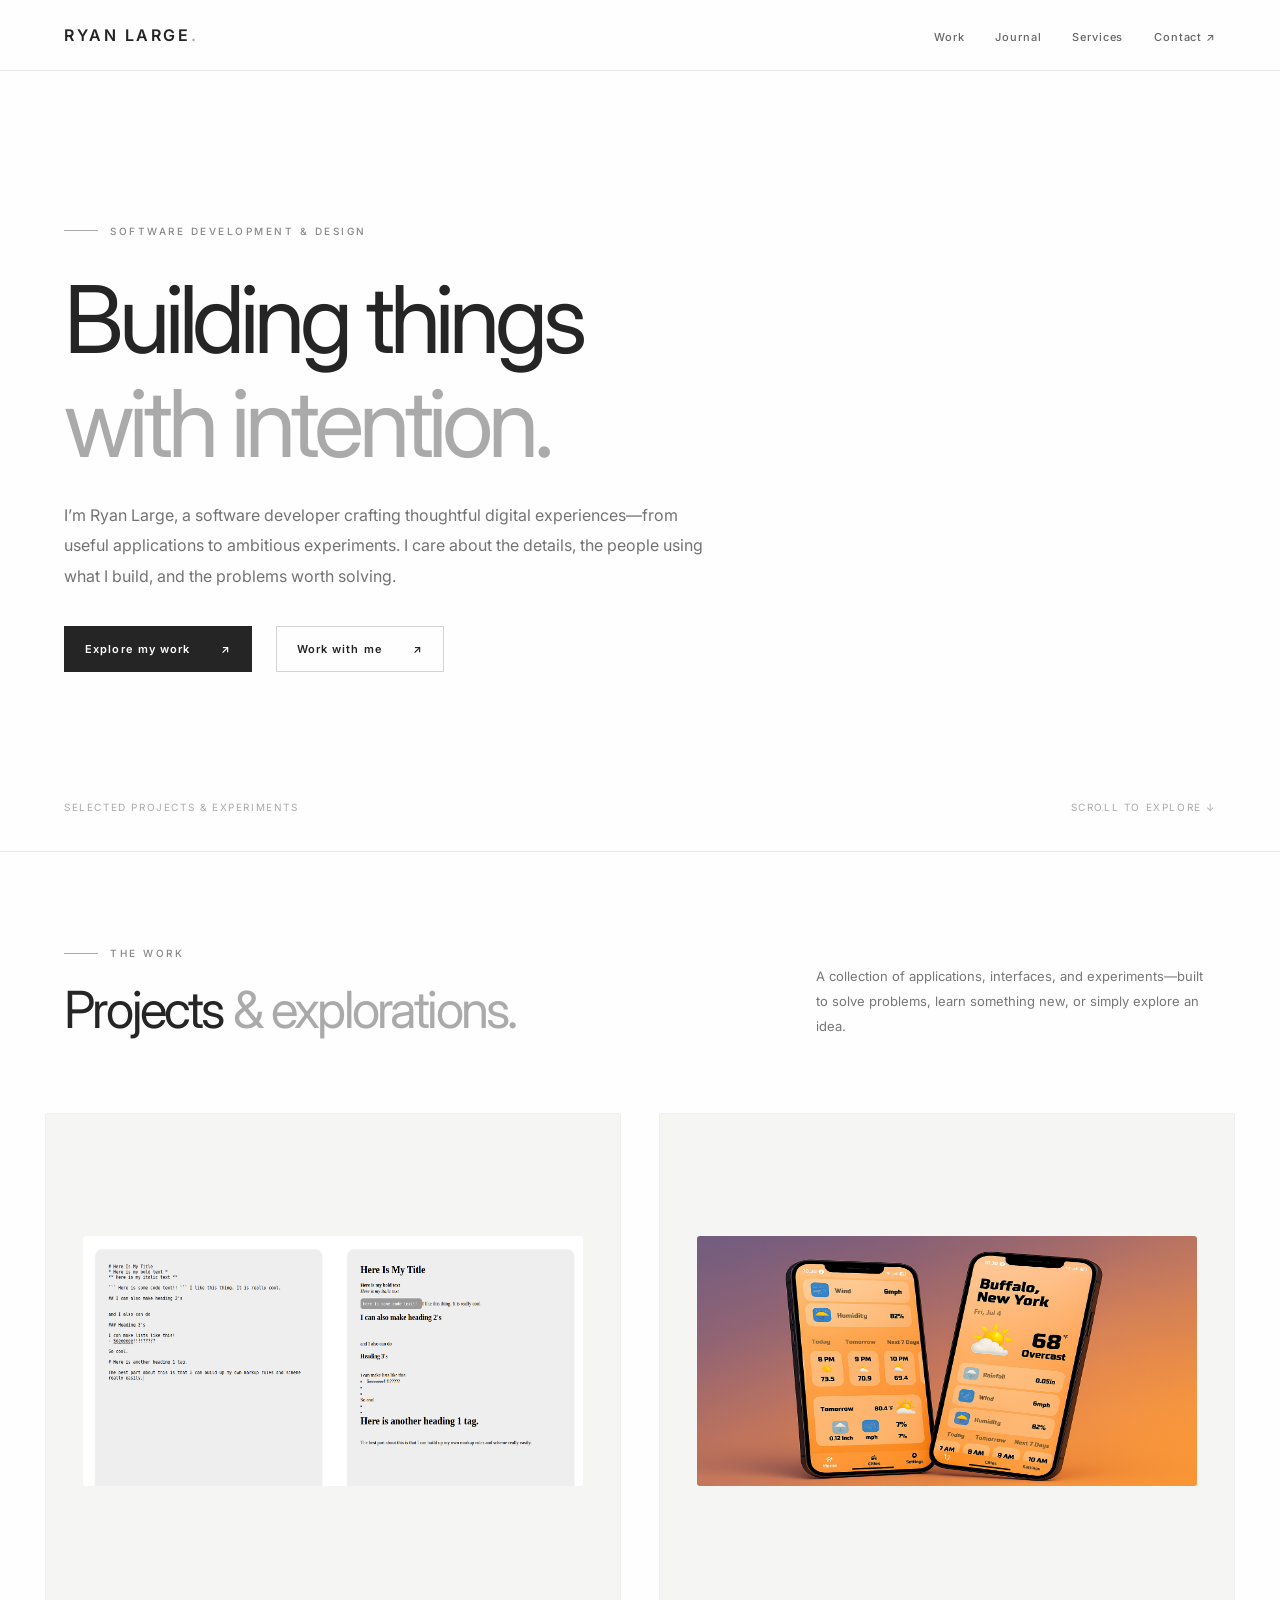
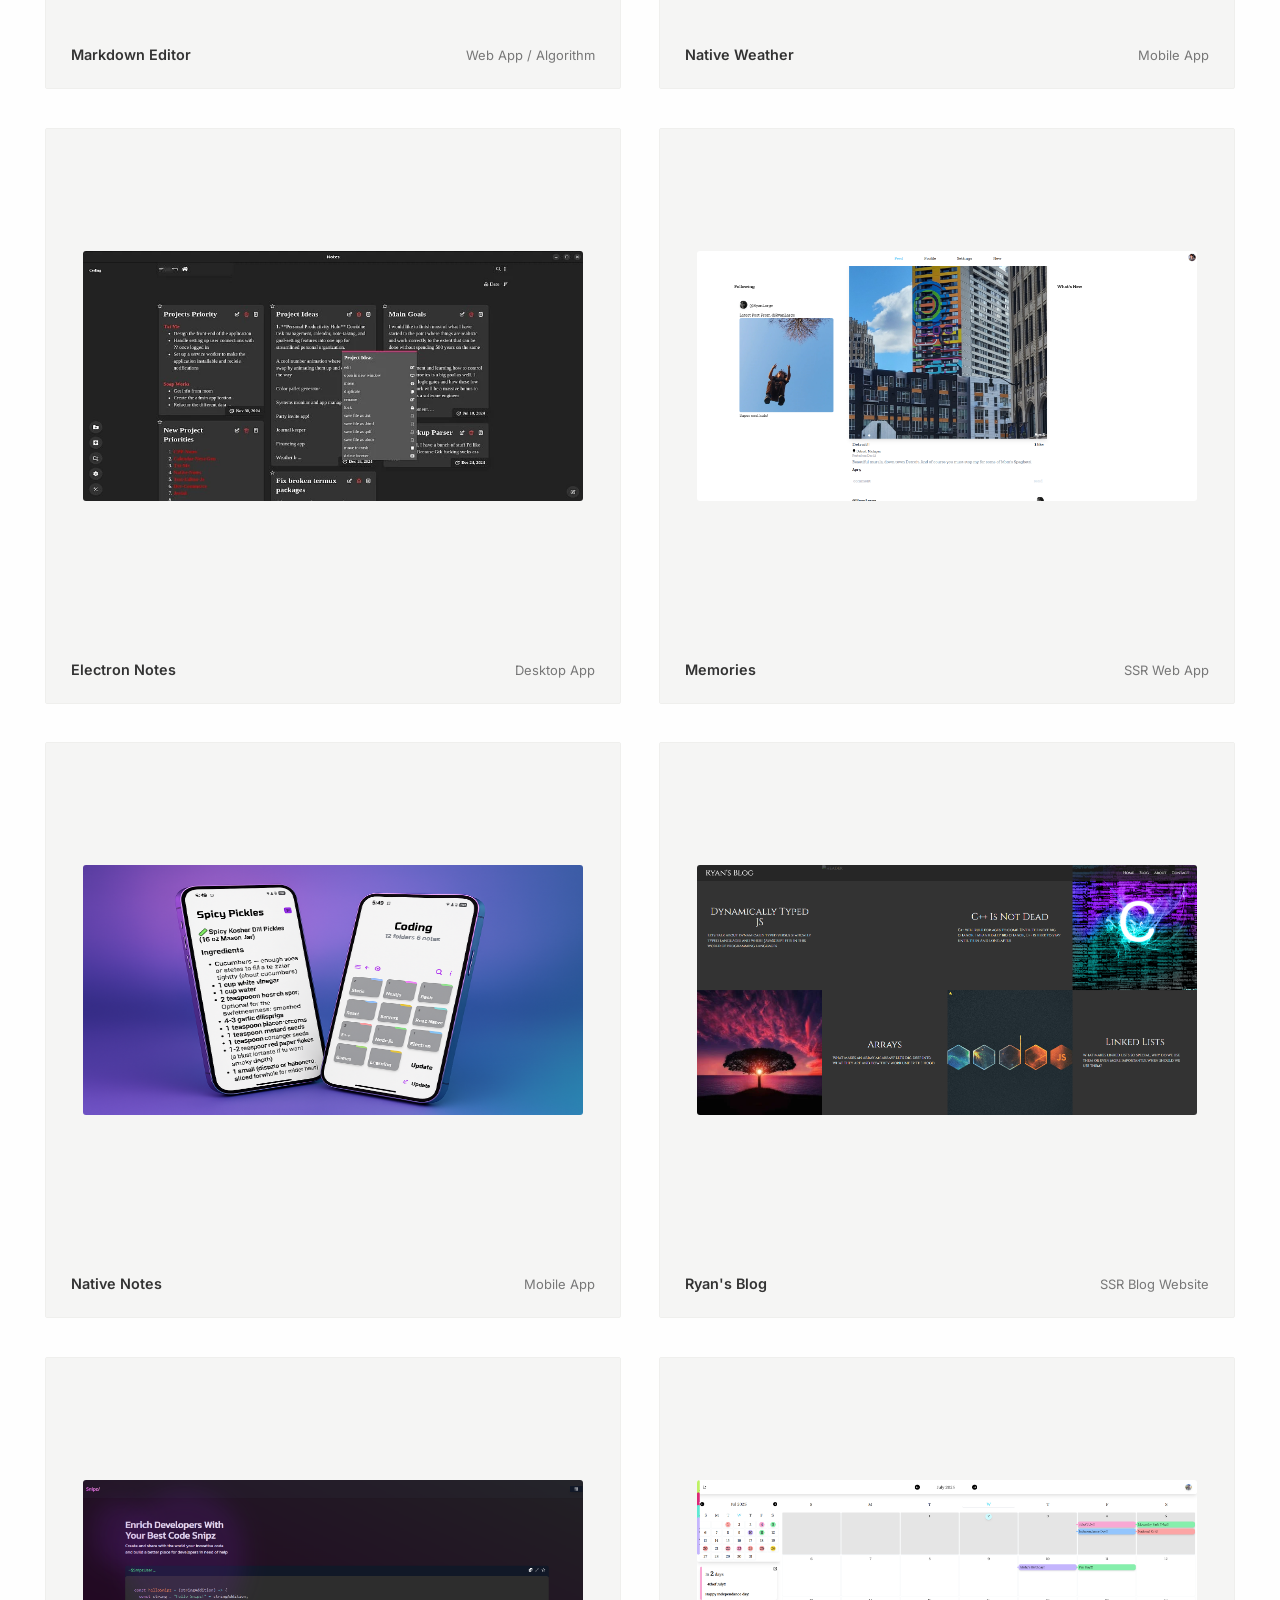
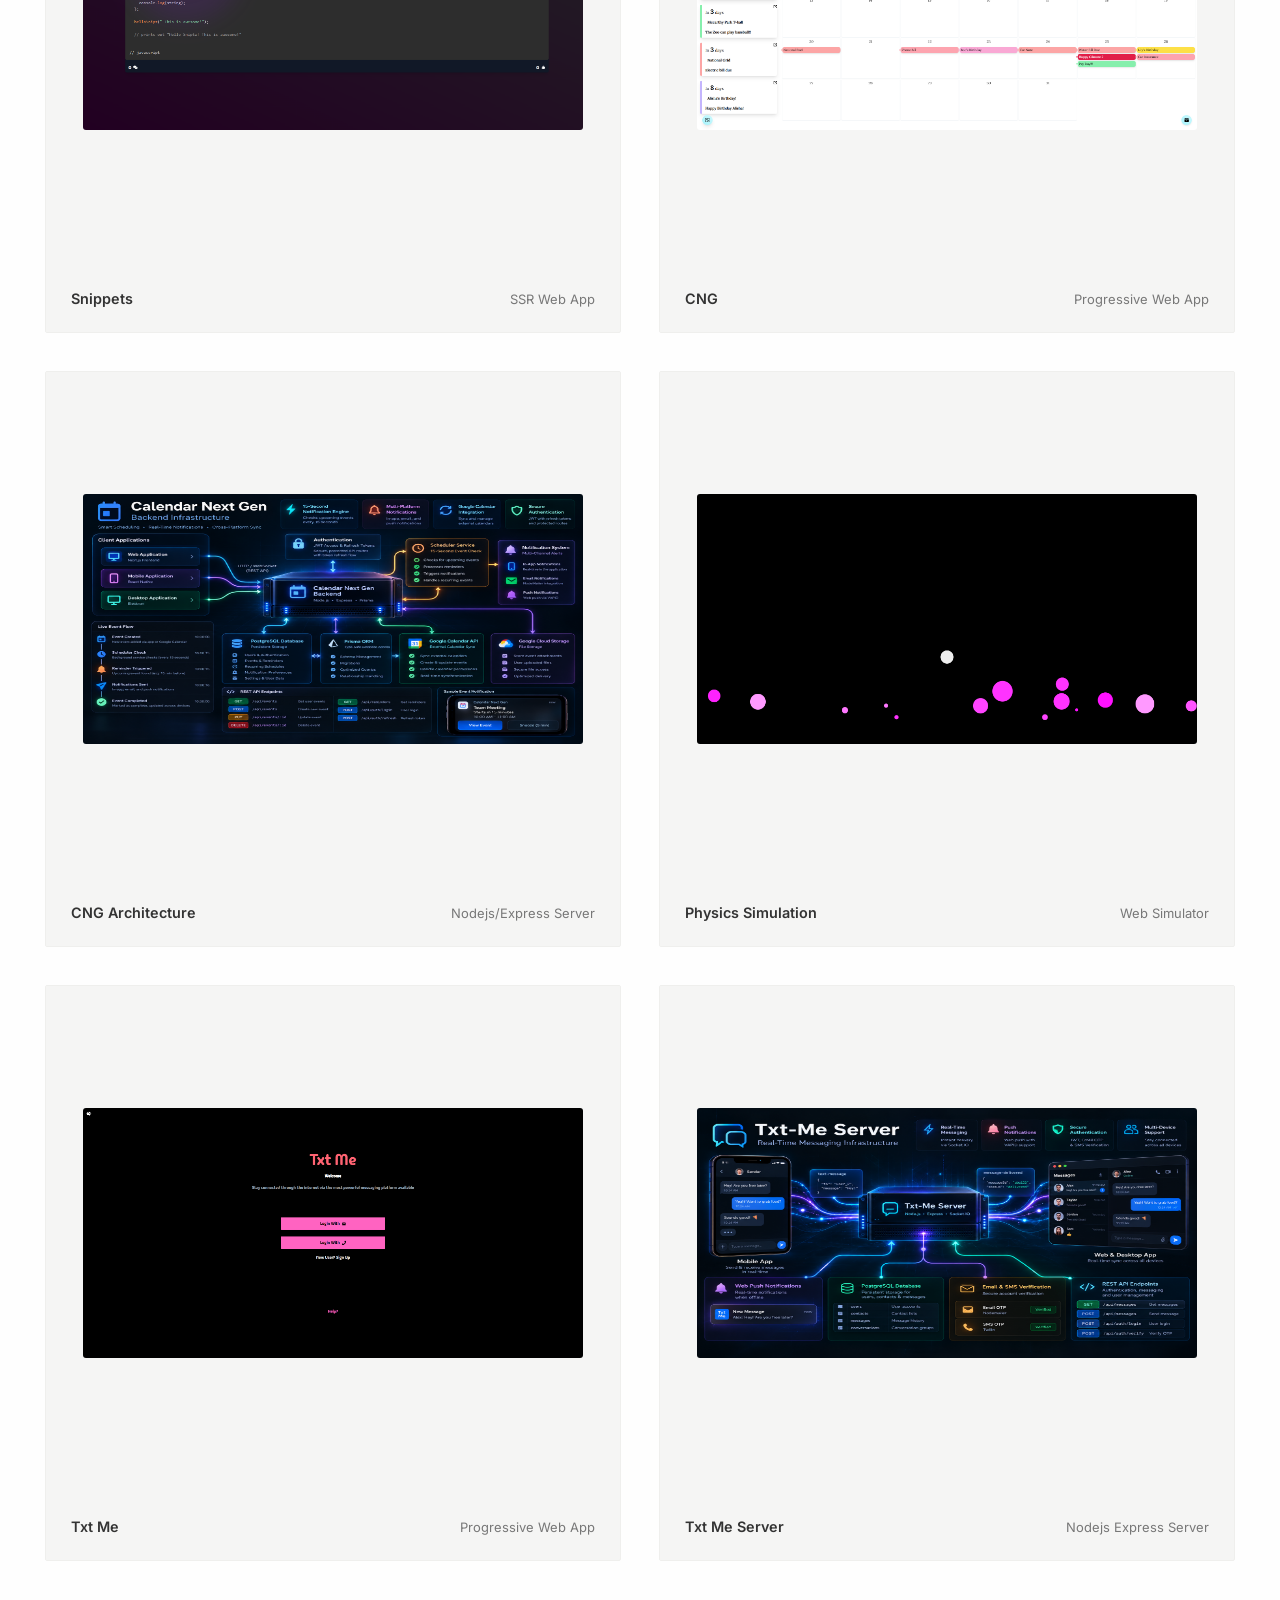
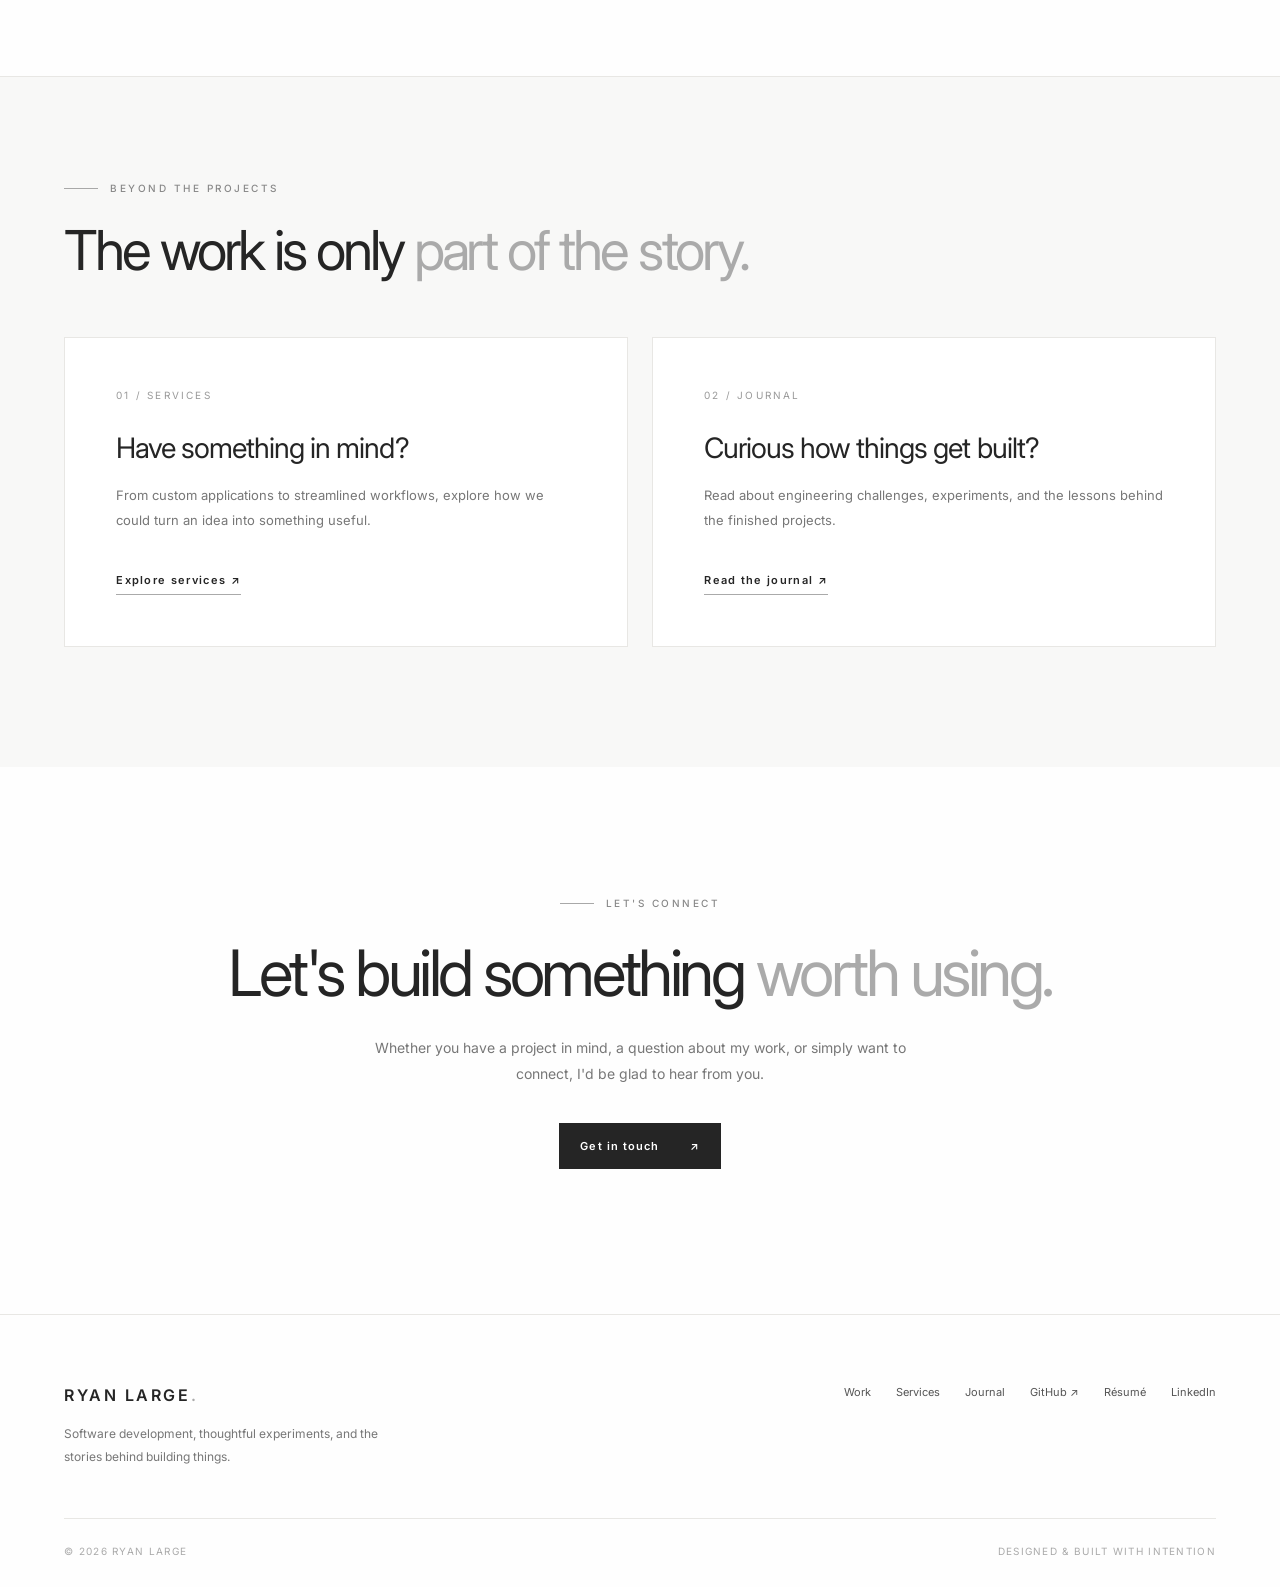
<file: index.html>
<!doctype html>
<html lang="en">
  <head>
    <meta charset="UTF-8" />
    <meta name="viewport" content="width=device-width, initial-scale=1.0" />
    <meta
      name="description"
      content="Explore software projects, engineering experiments, and custom development services by Ryan Large."
    />
    <link rel="stylesheet" href="./styles.css" />
    <link rel="shortcut icon" href="./assets/favicon.png" type="image/x-icon" />
    <script type="module" src="./script.js"></script>
    <title>Ryan Large | Building Exceptional Software</title>
  </head>
  <body>
    <header class="site-header">
      <nav class="site-nav" aria-label="Main navigation">
        <a class="site-brand" href="#top" aria-label="Ryan Large, back to top"
          >RYAN LARGE<span>.</span></a
        >
        <ul class="nav-links">
          <li><a href="#work">Work</a></li>
          <li><a href="https://blog.ryanlarge.dev/">Journal</a></li>
          <li><a href="./services/index.html">Services</a></li>
          <li
            ><a href="mailto:contact@ryanlarge.dev"
              >Contact <span aria-hidden="true">↗</span></a
            ></li
          >
        </ul>
      </nav>
    </header>
    <div class="large-img-display"></div>
    <main id="top">
      <section class="portfolio-hero" aria-labelledby="hero-heading">
        <div class="eyebrow"
          ><span class="eyebrow-line"></span> SOFTWARE DEVELOPMENT & DESIGN</div
        >
        <h1 id="hero-heading"
          >Building things<br /><span>with intention.</span></h1
        >
        <p class="intro">
          I’m Ryan Large, a software developer crafting thoughtful digital
          experiences—from useful applications to ambitious experiments. I care
          about the details, the people using what I build, and the problems
          worth solving.
        </p>
        <div class="hero-actions">
          <a class="action-link action-link-primary" href="#work"
            >Explore my work <span aria-hidden="true">↗</span></a
          >
          <a class="action-link" href="./services/index.html"
            >Work with me <span aria-hidden="true">↗</span></a
          >
        </div>
        <div class="hero-bottom"
          ><span>SELECTED PROJECTS & EXPERIMENTS</span
          ><span>SCROLL TO EXPLORE ↓</span></div
        >
      </section>
      <section class="work-section" id="work" aria-labelledby="work-heading">
        <div class="section-heading">
          <div
            ><div class="eyebrow"
              ><span class="eyebrow-line"></span> THE WORK</div
            >
            <h2 id="work-heading"
              >Projects <span>& explorations.</span></h2
            ></div
          >
          <p
            >A collection of applications, interfaces, and experiments—built to
            solve problems, learn something new, or simply explore an idea.</p
          >
        </div>
        <section class="projects">
          

          

          <a
            href="https://ryanlarge13.github.io/Markup-Editor/"
            target="_blank"
            rel="noopener noreferrer"
            class="project"
          >
            <div class="github-btn-container">
              <img
                src="./assets/gh.png"
                class="github-btn"
                alt="github codebase"
                data-url="https://github.com/RyanLarge13/Markup-Editor"
              />
            </div>
            <div class="img-expand-btn-container">
              <img
                src="./assets/img-expand.png"
                class="img-expand-btn"
                alt="expand img"
                data-url="assets/Markup.png"
              />
            </div>
            <div
              class="share-btn-container"
              data-shareURL="https://ryanlarge13.github.io/Markup-Editor/"
            >
              <img
                src="./assets/share.png"
                class="share-btn"
                alt="share this work"
                data-share="https://ryanlarge13.github.io/Markup-Editor/"
              />
            </div>
            <p class="project-desc">Static Markup Parser</p>
            <div class="project-img-container">
              <img
                class="project-img"
                src="./assets/Markup.png"
                alt="project Markup Editor"
              />
            </div>
            <div class="project-info">
              <p class="project-title">Markdown Editor</p>
              <p class="project-github">Web App / Algorithm</p>
            </div>
          </a>

          <a
            href="https://github.com/RyanLarge13/Native-Weather"
            target="_blank"
            rel="noopener noreferrer"
            class="project"
          >
            <div class="github-btn-container">
              <img
                src="./assets/gh.png"
                class="github-btn"
                alt="github codebase"
                data-url="https://github.com/RyanLarge13/Native-Weather"
              />
            </div>
            <div class="img-expand-btn-container">
              <img
                src="./assets/img-expand.png"
                class="img-expand-btn"
                alt="expand img"
                data-url="assets/Native-Weather.png"
              />
            </div>
            <div
              class="share-btn-container"
              data-shareURL="https://github.com/RyanLarge13/Native-Weather"
            >
              <img
                src="./assets/share.png"
                class="share-btn"
                alt="share this work"
                data-share="https://github.com/RyanLarge13/Native-Weather"
              />
            </div>
            <p class="project-desc">Android Weather Application</p>
            <div class="project-img-container">
              <img
                class="project-img"
                src="./assets/Native-Weather.png"
                alt="project Electron Notes"
              />
            </div>
            <div class="project-info">
              <p class="project-title">Native Weather</p>
              <p class="project-github">Mobile App</p>
            </div>
          </a>

          

          <a
            href="https://snapcraft.io/web-notes"
            target="_blank"
            rel="noopener noreferrer"
            class="project"
          >
            <div class="github-btn-container">
              <img
                src="./assets/gh.png"
                class="github-btn"
                alt="github codebase"
                data-url="https://github.com/RyanLarge13/Electron-Notes"
              />
            </div>
            <div class="img-expand-btn-container">
              <img
                src="./assets/img-expand.png"
                class="img-expand-btn"
                alt="expand img"
                data-url="assets/Electron-Notes.webp"
              />
            </div>
            <div
              class="share-btn-container"
              data-shareURL="https://snapcraft.io/web-notes"
            >
              <img
                src="./assets/share.png"
                class="share-btn"
                alt="share this work"
                data-share="https://snapcraft.io/web-notes"
              />
            </div>
            <p class="project-desc">Notes Taking Desktop App</p>
            <div class="project-img-container">
              <img
                class="project-img"
                src="./assets/Electron-Notes.webp"
                alt="project Electron Notes"
              />
            </div>
            <div class="project-info">
              <p class="project-title">Electron Notes</p>
              <p class="project-github">Desktop App</p>
            </div>
          </a>
          <a
            class="project"
            href="https://memories-omega-gilt.vercel.app/"
            target="_blank"
            rel="noopener noreferrer"
          >
            <div class="github-btn-container">
              <img
                src="./assets/gh.png"
                class="github-btn"
                alt="github codebase"
                data-url="https://github.com/RyanLarge13/Memories"
              />
            </div>
            <div class="img-expand-btn-container">
              <img
                src="./assets/img-expand.png"
                class="img-expand-btn"
                alt="expand img"
                data-url="assets/Memories.png"
              />
            </div>
            <div
              class="share-btn-container"
              data-shareURL="https://memories-omega-gilt.vercel.app/"
            >
              <img
                src="./assets/share.png"
                class="share-btn"
                alt="share this work"
                data-share=""
              />
            </div>
            <p class="project-desc">Instagram Like Web App</p>
            <div class="project-img-container">
              <img
                class="project-img"
                src="./assets/Memories.png"
                alt="project Memories"
              />
            </div>
            <div class="project-info">
              <p class="project-title">Memories</p>
              <p class="project-github">SSR Web App</p>
            </div>
          </a>
          
          <a
            href="https://expo.dev/artifacts/eas/ueF9WuMNQdwdRxCQKQC44W.apk"
            target="_blank"
            rel="noopener noreferrer"
            class="project"
          >
            <div class="github-btn-container">
              <img
                src="./assets/gh.png"
                class="github-btn"
                alt="github codebase"
                data-url="https://github.com/RyanLarge13/Native-Notes"
              />
            </div>
            <div class="img-expand-btn-container">
              <img
                src="./assets/img-expand.png"
                class="img-expand-btn"
                alt="expand img"
                data-url="assets/Native-Notes.png"
              />
            </div>
            <div
              class="share-btn-container"
              data-shareURL="https://expo.dev/artifacts/eas/ueF9WuMNQdwdRxCQKQC44W.apk"
            >
              <img
                src="./assets/share.png"
                class="share-btn"
                alt="share this work"
                data-share=""
              />
            </div>
            <p class="project-desc">Cross Platform Android Notes App</p>
            <div class="project-img-container">
              <img
                class="project-img"
                src="./assets/Native-Notes.png"
                alt="project Native Notes"
              />
            </div>
            <div class="project-info">
              <p class="project-title">Native Notes</p>
              <p class="project-github">Mobile App</p>
            </div>
          </a>
          
          <a
            class="project"
            href="https://blog.ryanlarge.dev/"
            target="_blank"
            rel="noopener noreferrer"
          >
            <div class="github-btn-container">
              <img
                src="./assets/gh.png"
                class="github-btn"
                alt="github codebase"
                data-url="https://github.com/RyanLarge13/Ryans-Blog"
              />
            </div>
            <div class="img-expand-btn-container">
              <img
                src="./assets/img-expand.png"
                class="img-expand-btn"
                alt="expand img"
                data-url="assets/Blog.png"
              />
            </div>
            <div class="share-btn-container" data-shareURL="">
              <img
                src="./assets/share.png"
                class="share-btn"
                alt="share this work"
                data-share="https://blog.ryanlarge.dev/"
              />
            </div>
            <p class="project-desc">My Personal Blog</p>
            <div class="project-img-container">
              <img
                class="project-img"
                src="./assets/Blog.png"
                alt="project Blog"
              />
            </div>
            <div class="project-info">
              <p class="project-title">Ryan's Blog</p>
              <p class="project-github">SSR Blog Website</p>
            </div>
          </a>
          <a
            class="project"
            href="https://snippets-rho.vercel.app/"
            target="_blank"
            rel="noopener noreferrer"
          >
            <div class="github-btn-container">
              <img
                src="./assets/gh.png"
                class="github-btn"
                alt="github codebase"
                data-url="https://github.com/RyanLarge13/Snippets"
              />
            </div>
            <div class="img-expand-btn-container">
              <img
                src="./assets/img-expand.png"
                class="img-expand-btn"
                alt="expand img"
                data-url="assets/Snippets.png"
              />
            </div>
            <div class="share-btn-container" data-shareURL="">
              <img
                src="./assets/share.png"
                class="share-btn"
                alt="share this work"
                data-share="https://snippets-rho.vercel.app/"
              />
            </div>
            <p class="project-desc">Copy And Paste Your Code</p>
            <div class="project-img-container">
              <img
                class="project-img"
                src="./assets/Snippets.png"
                alt="project Blog"
              />
            </div>
            <div class="project-info">
              <p class="project-title">Snippets</p>
              <p class="project-github">SSR Web App</p>
            </div>
          </a>

          <a
            class="project"
            href="https://calng.app/"
            target="_blank"
            rel="noopener noreferrer"
          >
            <div class="github-btn-container">
              <img
                src="./assets/gh.png"
                class="github-btn"
                alt="github codebase"
                data-url="https://github.com/RyanLarge13/Calendar-Next-Gen"
              />
            </div>
            <div class="img-expand-btn-container">
              <img
                src="./assets/img-expand.png"
                class="img-expand-btn"
                alt="expand img"
                data-url="assets/CNG.png"
              />
            </div>
            <div class="share-btn-container" data-shareURL="">
              <img
                src="./assets/share.png"
                class="share-btn"
                alt="share this work"
                data-share="https://calng.app/"
              />
            </div>
            <p class="project-desc">Ultimate Utility App</p>
            <div class="project-img-container">
              <img
                class="project-img"
                src="./assets/CNG.png"
                alt="project Calendar Next Gen"
              />
            </div>
            <div class="project-info">
              <p class="project-title">CNG</p>
              <p class="project-github">Progressive Web App</p>
            </div>
          </a>

          <a
            class="project"
            href="https://github.com/RyanLarge13/Calendar-Next-Gen/backend"
            target="_blank"
            rel="noopener noreferrer"
          >
            <div class="github-btn-container">
              <img
                src="./assets/gh.png"
                class="github-btn"
                alt="github codebase"
                data-url="https://github.com/RyanLarge13/Calendar-Next-Gen/backend"
              />
            </div>
            <div class="img-expand-btn-container">
              <img
                src="./assets/img-expand.png"
                class="img-expand-btn"
                alt="expand img"
                data-url="assets/CNG-Server.png"
              />
            </div>
            <div class="share-btn-container" data-shareURL="">
              <img
                src="./assets/share.png"
                class="share-btn"
                alt="share this work"
                data-share="https://github.com/RyanLarge13/Calendar-Next-Gen/backend"
              />
            </div>
            <p class="project-desc">CNG Server Architecture</p>
            <div class="project-img-container">
              <img
                class="project-img"
                src="./assets/CNG-Server.png"
                alt="project Calendar Next Gen"
              />
            </div>
            <div class="project-info">
              <p class="project-title">CNG Architecture</p>
              <p class="project-github">Nodejs/Express Server</p>
            </div>
          </a>

          
          
          
          
          
          
          
          <a
            class="project"
            href="https://ryanlarge13.github.io/Physics-Sym"
            target="_blank"
            rel="noopener noreferrer"
          >
            <div class="github-btn-container">
              <img
                src="./assets/gh.png"
                class="github-btn"
                alt="github codebase"
                data-url="https://github.com/RyanLarge13/Physics-Sym"
              />
            </div>
            <div class="img-expand-btn-container">
              <img
                src="./assets/img-expand.png"
                class="img-expand-btn"
                alt="expand img"
                data-url="assets/Physics-SIm.png"
              />
            </div>
            <div class="share-btn-container" data-shareURL="">
              <img
                src="./assets/share.png"
                class="share-btn"
                alt="share this work"
                data-share="https://ryanlarge13.github.io/Physics-Sym"
              />
            </div>
            <p class="project-desc">HTML 5 Canvas Gravity Simulator</p>
            <div class="project-img-container">
              <img
                class="project-img"
                src="./assets/Physics-SIm.png"
                alt="project Physics Sim"
              />
            </div>
            <div class="project-info">
              <p class="project-title">Physics Simulation</p>
              <p class="project-github">Web Simulator</p>
            </div>
          </a>
          
          
          
          
          
          
          
          
          
          
          <a
            class="project"
            href="https://txt-me.vercel.app/"
            target="_blank"
            rel="noopener noreferrer"
          >
            <div class="github-btn-container">
              <img
                src="./assets/gh.png"
                class="github-btn"
                alt="github codebase"
                data-url="https://github.com/RyanLarge13/Txt-Me"
              />
            </div>
            <div class="img-expand-btn-container">
              <img
                src="./assets/img-expand.png"
                class="img-expand-btn"
                alt="expand img"
                data-url="assets/Txt-Me.png"
              />
            </div>
            <div class="share-btn-container" data-shareURL="">
              <img
                src="./assets/share.png"
                class="share-btn"
                alt="share this work"
                data-share="https://txt-me.vercel.app/"
              />
            </div>
            <p class="project-desc">End To End Encryption Messaging App</p>
            <div class="project-img-container">
              <img
                class="project-img"
                src="./assets/Txt-Me.png"
                alt="project Txt Me"
              />
            </div>
            <div class="project-info">
              <p class="project-title">Txt Me</p>
              <p class="project-github">Progressive Web App</p>
            </div>
          </a>

          <a
            class="project"
            href="https://txt-me.vercel.app/"
            target="_blank"
            rel="noopener noreferrer"
          >
            <div class="github-btn-container">
              <img
                src="./assets/gh.png"
                class="github-btn"
                alt="github codebase"
                data-url="https://github.com/RyanLarge13/Txt-Me-Server"
              />
            </div>
            <div class="img-expand-btn-container">
              <img
                src="./assets/img-expand.png"
                class="img-expand-btn"
                alt="expand img"
                data-url="assets/Txt-Me-Server.png"
              />
            </div>
            <div class="share-btn-container" data-shareURL="">
              <img
                src="./assets/share.png"
                class="share-btn"
                alt="share this work"
                data-share="https://txt-me.vercel.app/"
              />
            </div>
            <p class="project-desc">Real Time Chat Backend Architecture</p>
            <div class="project-img-container">
              <img
                class="project-img"
                src="./assets/Txt-Me-Server.png"
                alt="project Txt Me Server"
              />
            </div>
            <div class="project-info">
              <p class="project-title">Txt Me Server</p>
              <p class="project-github">Nodejs Express Server</p>
            </div>
          </a>

          
          
        </section>
      </section>
      <section class="next-steps" aria-labelledby="next-heading">
        <div class="eyebrow"
          ><span class="eyebrow-line"></span> BEYOND THE PROJECTS</div
        >
        <h2 id="next-heading"
          >The work is only <span>part of the story.</span></h2
        >
        <div class="pathways">
          <a class="pathway" href="./services/index.html">
            <span class="pathway-number">01 / SERVICES</span>
            <h3>Have something in mind?</h3>
            <p
              >From custom applications to streamlined workflows, explore how we
              could turn an idea into something useful.</p
            >
            <span class="pathway-link"
              >Explore services <span aria-hidden="true">↗</span></span
            >
          </a>
          <a class="pathway" href="https://blog.ryanlarge.dev/">
            <span class="pathway-number">02 / JOURNAL</span>
            <h3>Curious how things get built?</h3>
            <p
              >Read about engineering challenges, experiments, and the lessons
              behind the finished projects.</p
            >
            <span class="pathway-link"
              >Read the journal <span aria-hidden="true">↗</span></span
            >
          </a>
        </div>
      </section>
      <section class="closing" aria-labelledby="closing-heading">
        <div class="eyebrow"
          ><span class="eyebrow-line"></span> LET'S CONNECT</div
        >
        <h2 id="closing-heading"
          >Let's build something <span>worth using.</span></h2
        >
        <p class="extro"
          >Whether you have a project in mind, a question about my work, or
          simply want to connect, I'd be glad to hear from you.</p
        >
        <a
          class="action-link action-link-primary"
          href="mailto:contact@ryanlarge.dev"
          >Get in touch <span aria-hidden="true">↗</span></a
        >
      </section>
    </main>
    <footer class="site-footer">
      <div
        ><a class="site-brand" href="#top">RYAN LARGE<span>.</span></a
        ><p
          >Software development, thoughtful experiments, and the stories behind
          building things.</p
        ></div
      >
      <div class="footer-links"
        ><a href="#work">Work</a><a href="./services/index.html">Services</a
        ><a href="https://blog.ryanlarge.dev/">Journal</a
        ><a
          href="https://github.com/RyanLarge13"
          target="_blank"
          rel="noopener noreferrer"
          >GitHub ↗</a
        ><a
          target="_blank"
          rel="noopener"
          href="https://ryanlarge.dev/Projects/resume.pdf"
          >Résumé</a
        >
        <a
          target="_blank"
          rel="noopener"
          href="https://www.linkedin.com/in/ryan-large/"
          >LinkedIn</a
        ></div
      >
      <div class="footer-bottom"
        ><span>© 2026 RYAN LARGE</span
        ><span>DESIGNED & BUILT WITH INTENTION</span></div
      >
    </footer>
  </body>
</html>
</file>
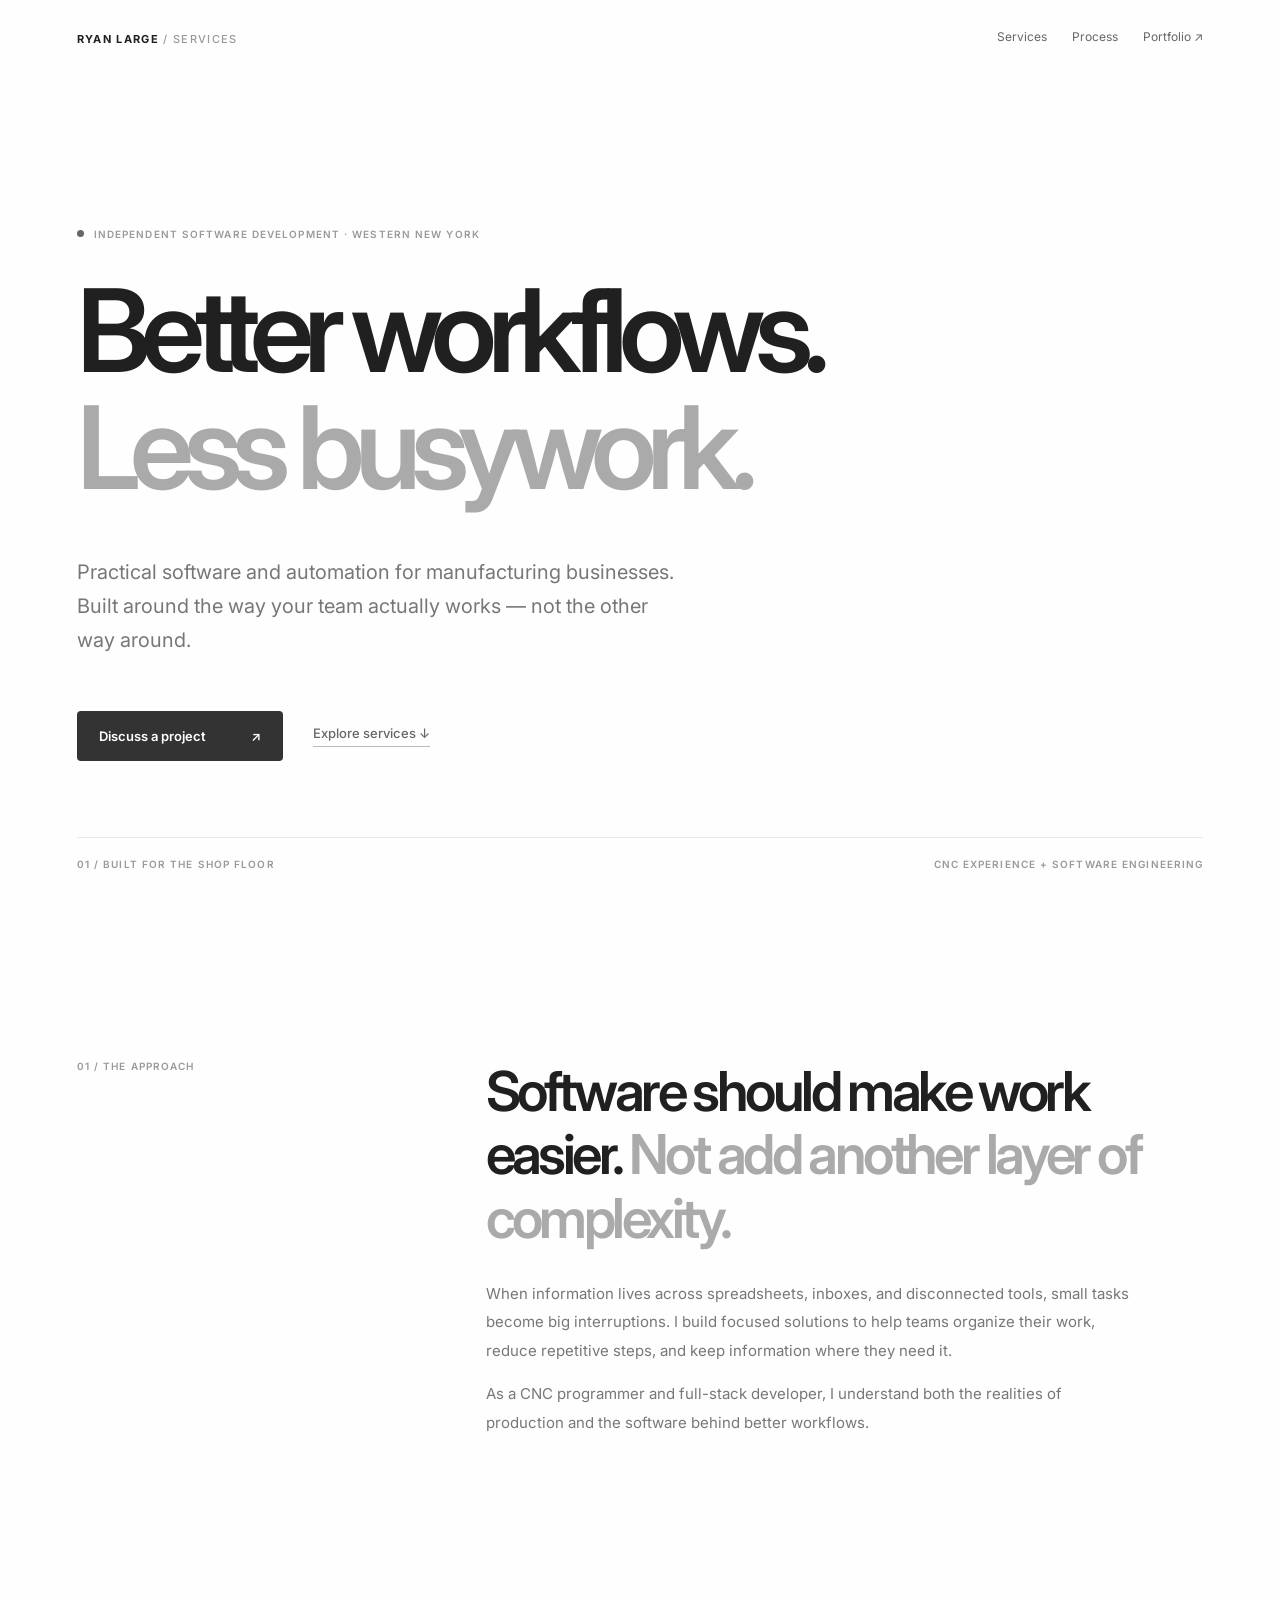
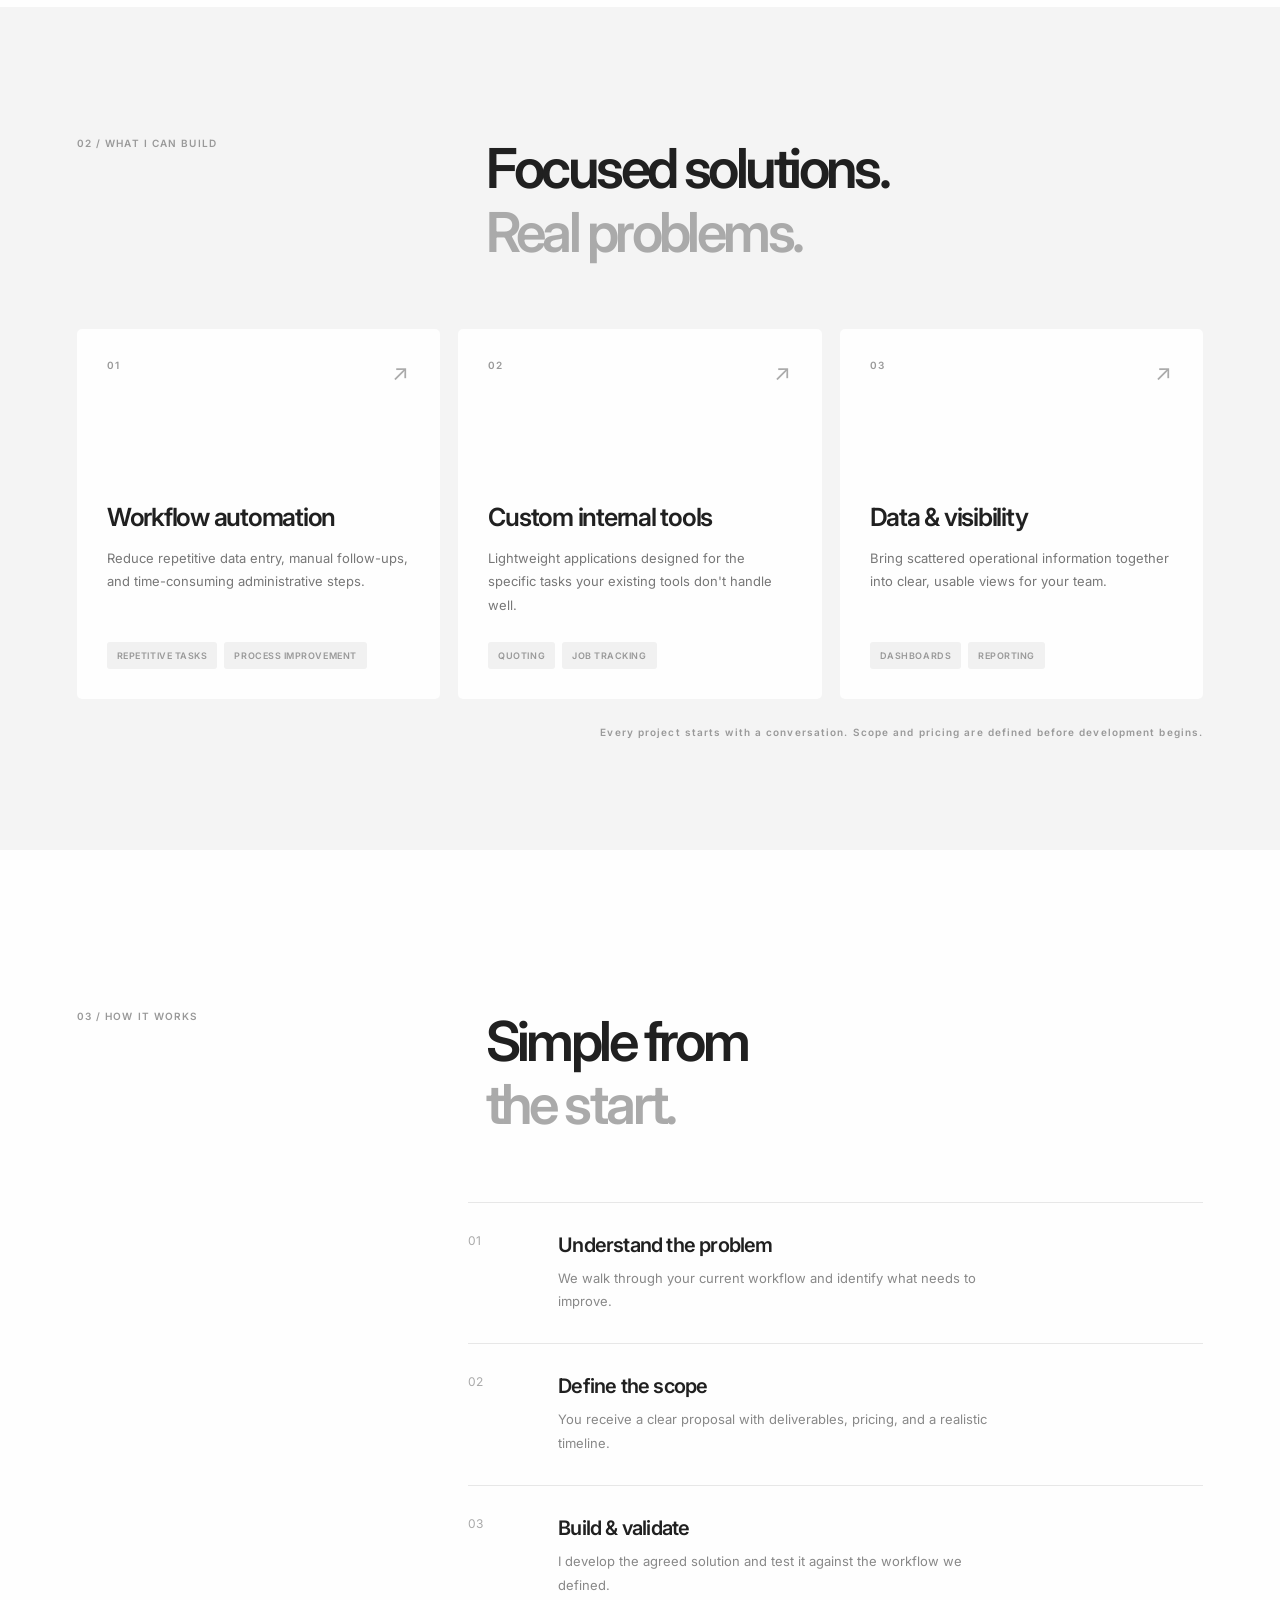
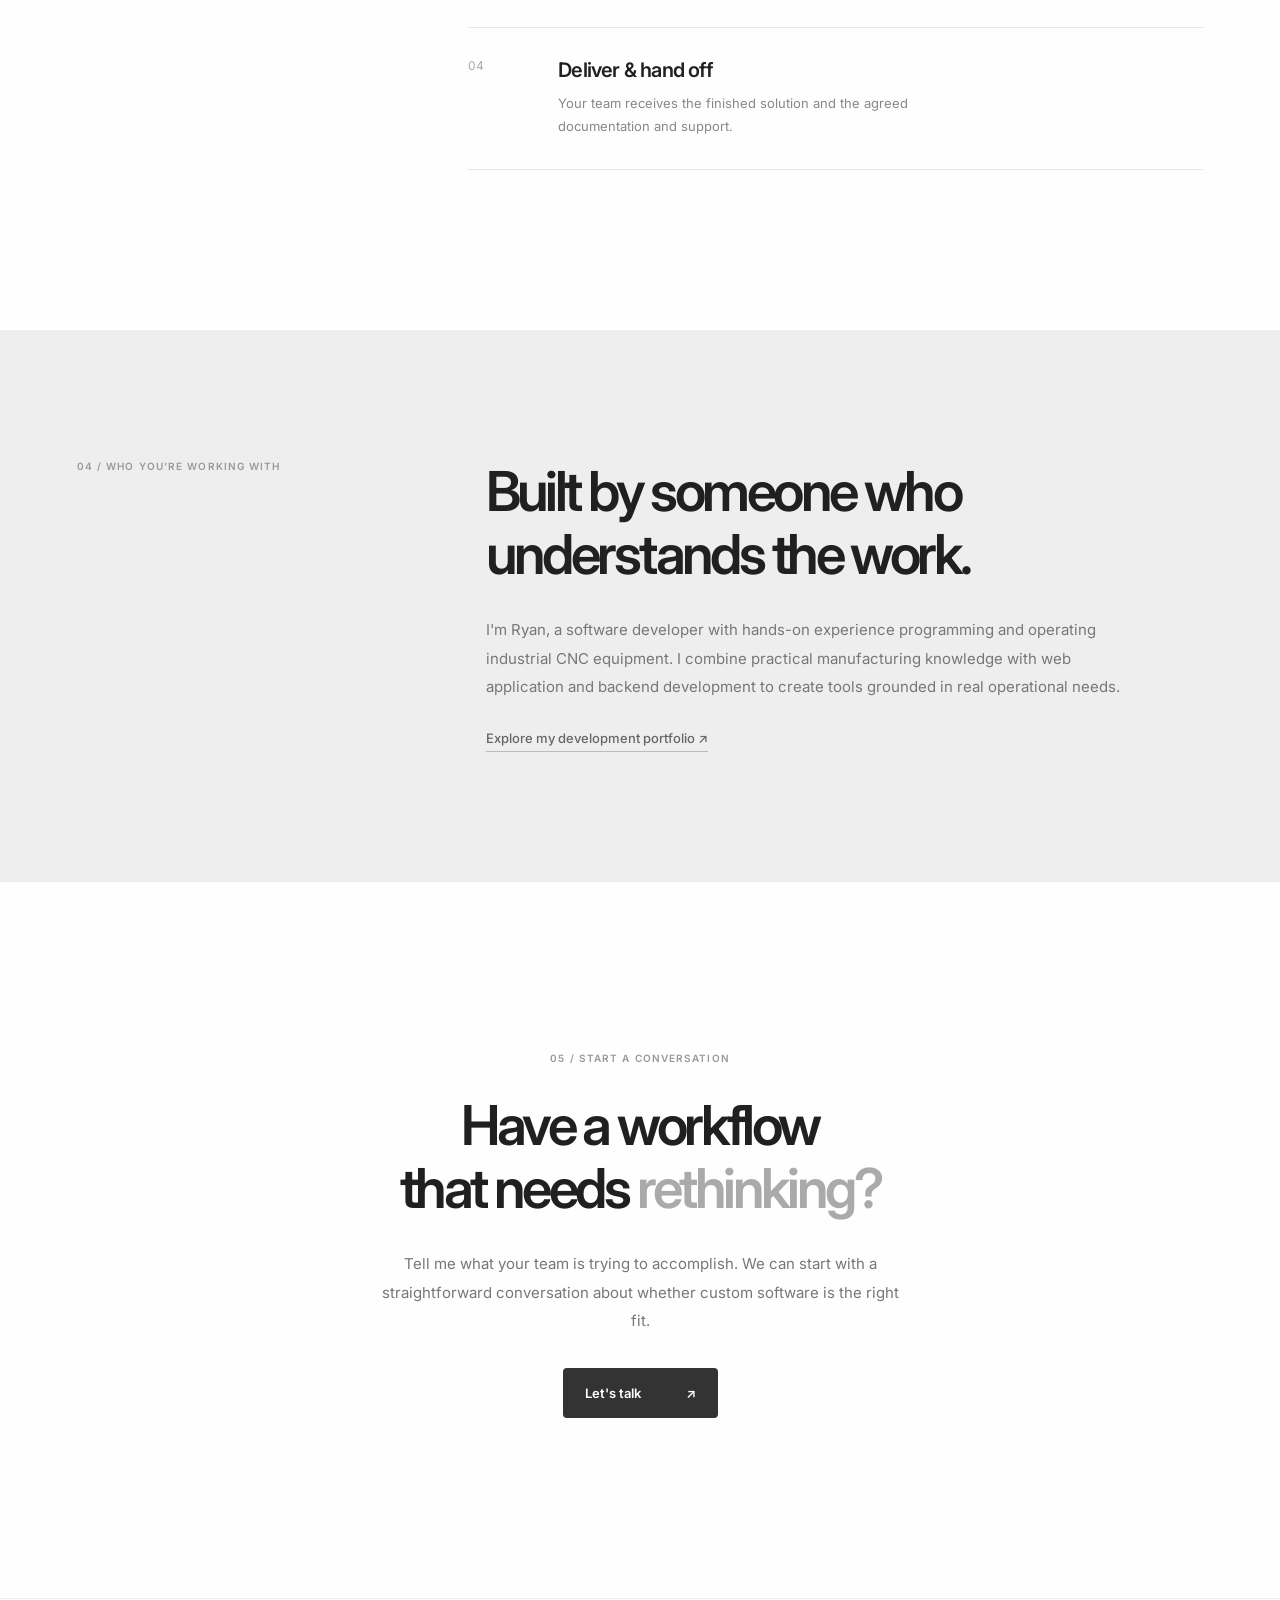
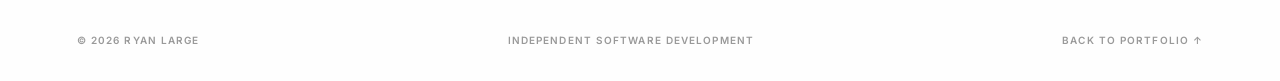
<file: services/index.html>
<!doctype html>
<html lang="en">
  <head>
    <meta charset="UTF-8" />
    <meta name="viewport" content="width=device-width, initial-scale=1.0" />
    <meta
      name="description"
      content="Practical custom software and workflow automation for small manufacturing businesses. Built by a CNC programmer and software developer."
    />
    <title>Software Services | Ryan Large</title>
    <link rel="icon" href="../assets/favicon.png" />
    <link rel="stylesheet" href="./services.css" />
    <script defer src="./services.js"></script>
  </head>
  <body>
    <header class="site-header">
      <a class="brand" href="../">RYAN LARGE <span>/ SERVICES</span></a>
      <nav aria-label="Main navigation">
        <a href="#services">Services</a><a href="#process">Process</a
        ><a href="../">Portfolio ↗</a>
      </nav>
    </header>
    <main>
      <section class="hero wrap" data-reveal>
        <div class="eyebrow">
          <span class="dot"></span> INDEPENDENT SOFTWARE DEVELOPMENT · WESTERN
          NEW YORK
        </div>
        <h1>Better workflows.<br /><span>Less busywork.</span></h1>
        <p class="hero-copy">
          Practical software and automation for manufacturing businesses. Built
          around the way your team actually works — not the other way around.
        </p>
        <div class="hero-actions">
          <a
            class="button primary"
            href="mailto:services@ryanlarge.dev?subject=Manufacturing%20software%20project"
            >Discuss a project <span>↗</span></a
          ><a class="text-link" href="#services">Explore services ↓</a>
        </div>
        <div class="hero-bottom">
          <span>01 / BUILT FOR THE SHOP FLOOR</span
          ><span>CNC EXPERIENCE + SOFTWARE ENGINEERING</span>
        </div>
      </section>
      <section class="intro-section wrap" id="about" data-reveal>
        <div class="section-index">01 / THE APPROACH</div>
        <div>
          <h2>
            Software should make work easier.
            <span>Not add another layer of complexity.</span>
          </h2>
          <p>
            When information lives across spreadsheets, inboxes, and
            disconnected tools, small tasks become big interruptions. I build
            focused solutions to help teams organize their work, reduce
            repetitive steps, and keep information where they need it.
          </p>
          <p>
            As a CNC programmer and full-stack developer, I understand both the
            realities of production and the software behind better workflows.
          </p>
        </div>
      </section>
      <section class="services-section" id="services">
        <div class="wrap">
          <div class="section-heading" data-reveal>
            <div class="section-index">02 / WHAT I CAN BUILD</div>
            <h2>Focused solutions.<br /><span>Real problems.</span></h2>
          </div>
          <div class="service-grid">
            <article class="service-card" data-reveal>
              <div class="card-top">
                <span>01</span><span class="card-symbol">↗</span>
              </div>
              <div>
                <h3>Workflow automation</h3>
                <p>
                  Reduce repetitive data entry, manual follow-ups, and
                  time-consuming administrative steps.
                </p>
                <div class="tags">
                  <span>REPETITIVE TASKS</span><span>PROCESS IMPROVEMENT</span>
                </div>
              </div>
            </article>
            <article class="service-card" data-reveal>
              <div class="card-top">
                <span>02</span><span class="card-symbol">↗</span>
              </div>
              <div>
                <h3>Custom internal tools</h3>
                <p>
                  Lightweight applications designed for the specific tasks your
                  existing tools don't handle well.
                </p>
                <div class="tags">
                  <span>QUOTING</span><span>JOB TRACKING</span>
                </div>
              </div>
            </article>
            <article class="service-card" data-reveal>
              <div class="card-top">
                <span>03</span><span class="card-symbol">↗</span>
              </div>
              <div>
                <h3>Data & visibility</h3>
                <p>
                  Bring scattered operational information together into clear,
                  usable views for your team.
                </p>
                <div class="tags">
                  <span>DASHBOARDS</span><span>REPORTING</span>
                </div>
              </div>
            </article>
          </div>
          <p class="section-note">
            Every project starts with a conversation. Scope and pricing are
            defined before development begins.
          </p>
        </div>
      </section>
      <section class="process-section wrap" id="process">
        <div class="section-heading" data-reveal>
          <div class="section-index">03 / HOW IT WORKS</div>
          <h2>Simple from<br /><span>the start.</span></h2>
        </div>
        <div class="steps">
          <div class="step" data-reveal>
            <span>01</span>
            <div>
              <h3>Understand the problem</h3>
              <p>
                We walk through your current workflow and identify what needs to
                improve.
              </p>
            </div>
          </div>
          <div class="step" data-reveal>
            <span>02</span>
            <div>
              <h3>Define the scope</h3>
              <p>
                You receive a clear proposal with deliverables, pricing, and a
                realistic timeline.
              </p>
            </div>
          </div>
          <div class="step" data-reveal>
            <span>03</span>
            <div>
              <h3>Build & validate</h3>
              <p>
                I develop the agreed solution and test it against the workflow
                we defined.
              </p>
            </div>
          </div>
          <div class="step" data-reveal>
            <span>04</span>
            <div>
              <h3>Deliver & hand off</h3>
              <p>
                Your team receives the finished solution and the agreed
                documentation and support.
              </p>
            </div>
          </div>
        </div>
      </section>
      <section class="about-band">
        <div class="about-grid wrap" data-reveal>
          <div class="section-index">04 / WHO YOU'RE WORKING WITH</div>
          <div>
            <h2>Built by someone who understands the work.</h2>
            <p>
              I'm Ryan, a software developer with hands-on experience
              programming and operating industrial CNC equipment. I combine
              practical manufacturing knowledge with web application and backend
              development to create tools grounded in real operational needs.
            </p>
            <a class="text-link" href="../"
              >Explore my development portfolio ↗</a
            >
          </div>
        </div>
      </section>
      <section class="contact wrap" id="contact" data-reveal>
        <div class="section-index">05 / START A CONVERSATION</div>
        <h2>Have a workflow<br />that needs <span>rethinking?</span></h2>
        <p>
          Tell me what your team is trying to accomplish. We can start with a
          straightforward conversation about whether custom software is the
          right fit.
        </p>
        <a
          class="button primary"
          href="mailto:services@ryanlarge.dev?subject=Let's%20discuss%20a%20project"
          >Let's talk <span>↗</span></a
        >
      </section>
    </main>
    <footer class="wrap">
      <span>© 2026 RYAN LARGE</span><span>INDEPENDENT SOFTWARE DEVELOPMENT</span
      ><a href="../">BACK TO PORTFOLIO ↑</a>
    </footer>
  </body>
</html>
</file>
<file: styles.css>
@import url("https://fonts.googleapis.com/css2?family=Inter:ital,opsz,wght@0,14..32,100..900;1,14..32,100..900&display=swap");

* {
  padding: 0;
  margin: 0;
  box-sizing: border-box;
  user-select: none;
}

html {
  scroll-behavior: smooth;
  overflow-x: hidden;
}

body {
  background-color: #fefefe;
  font-family: "Inter", sans-serif;
  font-optical-sizing: auto;
}

a {
  -webkit-tap-highlight-color: transparent;
}

a,
a:visited,
a:focus,
a:active,
a:hover {
  color: inherit;
  text-decoration: none;
  outline: none;
}

/* ---------------- NAVIGATION ---------------- */

nav {
  display: flex;
  justify-content: flex-end;
  align-items: center;
  padding: 18px 25px;
}

ul {
  display: flex;
  justify-content: center;
  align-items: center;
  list-style-type: none;
  gap: 22px;
  margin-right: 10px;
}

ul li a {
  position: relative;
  text-decoration: none;
  color: #555555;
  font-size: 0.75em;
  font-weight: 500;
  padding: 6px 0;
  transition: color 200ms ease-in-out;
}

ul li a::after {
  content: "";
  position: absolute;
  left: 0;
  bottom: 0;
  width: 100%;
  height: 1px;
  background-color: #777777;
  transform: scaleX(0);
  transform-origin: right;
  transition: transform 200ms ease-in-out;
}

ul li a:hover {
  color: #111111;
}

ul li a:hover::after {
  transform: scaleX(1);
  transform-origin: left;
}

/* ---------------- INTRO ---------------- */

.intro {
  text-align: center;
  max-width: 700px;
  margin: 300px auto;
  font-size: 0.9em;
  color: #777777;
  line-height: 1.4em;
  padding: 0 30px;
}

/* ---------------- PROJECT GRID ---------------- */

.projects {
  display: grid;
  grid-template-columns: 1fr;
  padding: 35px;
  gap: 45px;
  place-items: center;
}

.project {
  cursor: pointer;
  aspect-ratio: 1 / 1;
  background-color: #eeeeee;
  border-radius: 5px;
  display: flex;
  justify-content: flex-end;
  align-items: center;
  flex-direction: column;
  position: relative;
  max-width: 540px;
  width: 100%;
  transition: 300ms ease-in-out;
  will-change: transform;
  user-select: none;
}

/* ---------------- PROJECT DESCRIPTION ---------------- */

.project-desc {
  color: #777777;
  font-weight: 600;
  font-size: 0.75em;
  position: absolute;
  left: 50%;
  top: 50%;
  width: calc(100% - 50px);
  text-align: center;
  transform: translate(-50%, 0);
  transition: 400ms ease-in-out;
  will-change: transform;
  opacity: 0;
}

.project:hover > .project-desc {
  transform: translate(-30%, 100px);
  opacity: 1;
}

/* ---------------- PROJECT IMAGE ---------------- */

.project-img-container {
  position: absolute;
  inset: 0;
  display: flex;
  justify-content: center;
  align-items: center;
  transition: transform 300ms ease-in-out;
  will-change: transform;
  perspective: 1000px;
  pointer-events: none;
  user-select: none;
}

.project-img {
  transform: translateY(-40px);

  width: 88%;
  max-width: 500px;
  height: auto;
  aspect-ratio: 16 / 8;
  /* object-fit: cover; */

  border-radius: 3px;

  transition:
    transform 300ms ease-in-out,
    box-shadow 300ms ease-in-out;

  transform-style: preserve-3d;
  user-select: none;
}

/* ---------------- PROJECT HOVER ---------------- */

.project:hover {
  background-color: #dedede;
  box-shadow:
    0 4px 6px -1px rgb(0 0 0 / 0.2),
    0 2px 4px -2px rgb(0 0 0 / 0.2);
}

.project:hover > .project-img-container > .project-img {
  transform: translateY(-45px) rotateY(25deg) translateX(-40px) scale(0.92)
    scale(1.1);

  box-shadow:
    0 10px 15px -3px rgb(0 0 0 / 0.1),
    0 4px 6px -4px rgb(0 0 0 / 0.1);
}

/* ---------------- PROJECT BUTTONS ---------------- */

.github-btn-container,
.share-btn-container,
.img-expand-btn-container {
  opacity: 0;
  position: absolute;
  top: 8px;
  width: 35px;
  height: 35px;
  display: flex;
  justify-content: center;
  align-items: center;
  transition: 300ms ease-in-out;
  border-radius: 5px;
  will-change: transform;
}

.github-btn-container {
  right: 8px;
}

.share-btn-container {
  right: 48px;
}

.img-expand-btn-container {
  right: 88px;
}

.project:hover > .github-btn-container,
.project:hover > .share-btn-container,
.project:hover > .img-expand-btn-container {
  opacity: 0.6;
  background-color: #777777;
}

.github-btn-container:hover,
.share-btn-container:hover,
.img-expand-btn-container:hover {
  box-shadow:
    0 4px 6px -1px rgb(0 0 0 / 0.2),
    0 2px 4px -2px rgb(0 0 0 / 0.2);

  background-color: #ffffff !important;
  opacity: 1 !important;
}

.github-btn,
.share-btn,
.img-expand-btn {
  width: 25px;
  height: 25px;
}

/* ---------------- PROJECT INFO ---------------- */

.project-info {
  display: flex;
  justify-self: flex-end;
  justify-content: space-between;
  align-items: center;
  width: 100%;
  padding: 25px;
  font-size: 0.9em;
  color: #999999;
}

.project-title {
  font-weight: 600;
}

/* ---------------- EXTRO ---------------- */

.extro {
  text-align: center;
  max-width: 700px;
  margin: 300px auto;
  font-size: 0.9em;
  color: #777777;
  line-height: 1.4em;
  padding: 0 30px;
}

/* ---------------- FOOTER ---------------- */

footer {
  padding: 25px;
  display: flex;
  justify-content: space-between;
  align-items: center;
}

footer p {
  text-align: center;
  font-size: 0.75em;
  color: #777777;
}

/* ---------------- CONTACT BUTTON ---------------- */

.get-in-touch-button {
  color: #555555;
  font-size: 0.9em;
  border: none;
  outline: none;
  background-color: #ffffff;

  box-shadow:
    0 4px 6px -1px rgb(0 0 0 / 0.2),
    0 2px 4px -2px rgb(0 0 0 / 0.2);

  padding: 14px 20px;
  border-radius: 3px;

  position: fixed;
  bottom: 20px;
  left: 50%;

  transform: translateX(-50%);
  transition: 300ms ease-in-out;
  will-change: transform;
}

.get-in-touch-button:hover {
  background-color: #555555;
  color: #ffffff;
  scale: 1.025;
}

/* ---------------- TOUCH / JS TRANSFORM STATE ---------------- */

.project.transform > .project-desc {
  transform: translate(-50%, 65px);
  opacity: 1;
}

.project.transform {
  background-color: #dedede;

  box-shadow:
    0 4px 6px -1px rgb(0 0 0 / 0.2),
    0 2px 4px -2px rgb(0 0 0 / 0.2);
}

.project.transform > .project-img-container > .project-img {
  transform: translateY(-40px) rotateY(25deg) translateX(-40px) scale(0.92);

  box-shadow:
    0 10px 15px -3px rgb(0 0 0 / 0.1),
    0 4px 6px -4px rgb(0 0 0 / 0.1);
}

.project.transform > .github-btn-container,
.project.transform > .share-btn-container,
.project.transform > .img-expand-btn-container {
  opacity: 0.6;
  background-color: #777777;
}

/* ---------------- RESPONSIVE GRID ---------------- */

@media (min-width: 1050px) {
  .projects {
    grid-template-columns: repeat(2, minmax(0, 1fr));
  }

  .project {
    max-width: none;
  }
}

@media (min-width: 1500px) {
  .projects {
    grid-template-columns: repeat(3, minmax(0, 1fr));
  }
}

/* ===== 2026 PORTFOLIO REFINEMENT — EDITORIAL SYSTEM ===== */

:root {
  --paper: #fefefe;
  --ink: #252525;
  --muted: #777;
  --rule: #e8e7e4;
  --soft: #f8f8f7;
}

body {
  color: var(--ink);
}

.site-header {
  position: relative;
  z-index: 20;
  background: var(--paper);
  border-bottom: 1px solid var(--rule);
}

.site-nav {
  max-width: 1500px;
  margin: auto;
  padding: 25px clamp(24px, 5vw, 78px);
  justify-content: space-between;
  gap: 24px;
}

.site-brand {
  font-size: 16px;
  font-weight: 600;
  letter-spacing: 0.16em;
  white-space: nowrap;
  color: var(--ink);
}

.site-brand span {
  color: #aaa;
}

.site-nav .nav-links {
  margin: 0;
  gap: clamp(12px, 2.4vw, 34px);
  flex-wrap: wrap;
}

.site-nav .nav-links a {
  font-size: 11px;
  letter-spacing: 0.08em;
  color: #666;
}

.site-nav .nav-links a:hover {
  color: #111;
}

a:focus-visible,
button:focus-visible {
  outline: 2px solid #555 !important;
  outline-offset: 5px;
}

.portfolio-hero {
  max-width: 1500px;
  margin: auto;
  padding: clamp(100px, 12vw, 195px) clamp(24px, 5vw, 78px) 38px;
  min-height: min(780px, 90svh);
  display: flex;
  flex-direction: column;
  align-items: flex-start;
}

.eyebrow {
  display: flex;
  align-items: center;
  gap: 12px;
  color: #888;
  font-size: 10px;
  font-weight: 500;
  letter-spacing: 0.25em;
}

.eyebrow-line {
  display: inline-block;
  height: 1px;
  width: 34px;
  background: #a8a8a8;
  flex: none;
}

.portfolio-hero h1,
.section-heading h2,
.next-steps h2,
.closing h2 {
  font-weight: 400;
  letter-spacing: -0.055em;
  line-height: 1.12;
}

.portfolio-hero h1 {
  font-size: clamp(54px, 7.3vw, 112px);
  margin: 30px 0 24px;
}

.portfolio-hero h1 span,
.section-heading h2 span,
.next-steps h2 span,
.closing h2 span {
  color: #aaa;
}

.portfolio-hero .intro {
  margin: 0;
  padding: 0;
  max-width: 640px;
  text-align: left;
  color: #737373;
  font-size: clamp(14px, 1.25vw, 17px);
  line-height: 1.9;
}

.hero-actions {
  display: flex;
  gap: 24px;
  flex-wrap: wrap;
  margin-top: 35px;
}

.action-link {
  display: inline-flex;
  align-items: center;
  justify-content: space-between;
  gap: 30px;
  padding: 15px 20px;
  border: 1px solid #d4d4d4;
  font-size: 11px;
  font-weight: 600;
  letter-spacing: 0.1em;
  transition:
    background 0.2s,
    border-color 0.2s,
    transform 0.2s;
}

.action-link:hover {
  background: #f1f1f0;
  border-color: #aaa;
  transform: translateY(-2px);
}

.action-link-primary {
  background: #252525;
  color: #fff !important;
  border-color: #252525;
}

.action-link-primary:hover {
  background: #444;
}

.hero-bottom {
  width: 100%;
  display: flex;
  justify-content: space-between;
  gap: 12px;
  margin-top: auto;
  padding-top: 90px;
  color: #aaa;
  font-size: 10px;
  letter-spacing: 0.16em;
}

.work-section {
  border-top: 1px solid var(--rule);
  background: var(--paper);
  padding-top: 95px;
}

.section-heading {
  max-width: 1500px;
  margin: auto;
  padding: 0 clamp(24px, 5vw, 78px) 55px;
  display: flex;
  align-items: end;
  justify-content: space-between;
  gap: 40px;
}

.section-heading h2 {
  font-size: clamp(38px, 4vw, 64px);
  margin-top: 22px;
}

.section-heading > p {
  max-width: 400px;
  color: #777;
  font-size: 13px;
  line-height: 1.9;
}

.work-section .projects {
  max-width: 1600px;
  margin: 0 auto;
  padding: 20px clamp(18px, 3.5vw, 55px) 115px;
  gap: clamp(22px, 3vw, 45px);
}

/* Keep the existing image-first card design; refine its surface and typography. */

.work-section .project {
  background: #f5f5f4;
  border: 1px solid #efefed;
  border-radius: 2px;
}

.work-section .project:hover,
.work-section .project.transform {
  background: #ebebea;
  box-shadow: 0 14px 32px rgba(0, 0, 0, 0.065);
}

.work-section .project-info {
  color: #777;
  gap: 12px;
}

.work-section .project-title {
  color: #333;
  font-weight: 600;
}

.work-section .project-github {
  font-size: 0.9em;
  text-align: right;
}

.work-section .project-desc {
  color: #666;
}

.next-steps {
  background: var(--soft);
  border-top: 1px solid var(--rule);
  padding: 105px clamp(24px, 5vw, 78px) 120px;
}

.next-steps > .eyebrow,
.next-steps > h2,
.pathways {
  max-width: 1350px;
  margin-left: auto;
  margin-right: auto;
}

.next-steps h2 {
  font-size: clamp(38px, 4.3vw, 66px);
  margin-top: 26px;
  margin-bottom: 55px;
}

.pathways {
  display: grid;
  grid-template-columns: repeat(2, minmax(0, 1fr));
  gap: 24px;
}

.pathway {
  display: flex;
  flex-direction: column;
  align-items: flex-start;
  min-height: 310px;
  padding: clamp(26px, 4vw, 55px);
  background: #fff;
  border: 1px solid var(--rule);
  transition:
    border-color 0.25s,
    transform 0.25s,
    box-shadow 0.25s;
}

.pathway:hover {
  transform: translateY(-4px);
  border-color: #ccc;
  box-shadow: 0 12px 25px rgba(0, 0, 0, 0.035);
}

.pathway-number {
  font-size: 10px;
  color: #999;
  letter-spacing: 0.22em;
}

.pathway h3 {
  font-size: clamp(23px, 2.2vw, 32px);
  font-weight: 400;
  letter-spacing: -0.035em;
  margin-top: 30px;
}

.pathway p {
  color: #777;
  font-size: 13px;
  line-height: 1.9;
  max-width: 460px;
  margin: 18px 0 35px;
}

.pathway-link {
  margin-top: auto;
  font-size: 11px;
  font-weight: 600;
  letter-spacing: 0.12em;
  border-bottom: 1px solid #aaa;
  padding-bottom: 7px;
}

.closing {
  padding: 130px 24px 145px;
  text-align: center;
  display: flex;
  flex-direction: column;
  align-items: center;
}

.closing h2 {
  font-size: clamp(40px, 5vw, 75px);
  margin-top: 28px;
}

.closing .extro {
  margin: 26px auto 35px;
  padding: 0;
  max-width: 570px;
  font-size: 14px;
  line-height: 1.9;
}

.site-footer {
  border-top: 1px solid var(--rule);
  background: #fefefe;
  padding: 70px clamp(24px, 5vw, 78px) 30px;
  display: grid;
  grid-template-columns: 1fr auto;
  align-items: start;
  gap: 50px;
}

.site-footer > div:first-child p {
  max-width: 350px;
  margin-top: 18px;
  font-size: 12px;
  line-height: 1.9;
  text-align: left;
}

.footer-links {
  display: flex;
  gap: 25px;
  flex-wrap: wrap;
}

.footer-links a {
  font-size: 11px;
  color: #555;
}

.footer-links a:hover {
  color: #111;
}

.footer-bottom {
  grid-column: 1/-1;
  width: 100%;
  padding-top: 26px;
  border-top: 1px solid var(--rule);
  display: flex;
  justify-content: space-between;
  gap: 15px;
  color: #aaa;
  font-size: 10px;
  letter-spacing: 0.13em;
}

@media (max-width: 760px) {
  .site-nav {
    flex-wrap: wrap;
    padding: 22px 20px;
  }

  .site-nav .nav-links {
    gap: 14px;
  }

  .portfolio-hero {
    min-height: 690px;
    padding: 95px 24px 30px;
  }

  .portfolio-hero h1 {
    font-size: clamp(49px, 11vw, 76px);
  }

  .hero-bottom {
    font-size: 9px;
  }

  .section-heading {
    display: block;
    padding: 0 24px 40px;
  }

  .section-heading > p {
    margin-top: 22px;
  }

  .work-section {
    padding-top: 75px;
  }

  .work-section .projects {
    padding-bottom: 85px;
  }

  .pathways {
    grid-template-columns: 1fr;
  }

  .next-steps {
    padding-top: 80px;
    padding-bottom: 85px;
  }

  .site-footer {
    grid-template-columns: 1fr;
    gap: 30px;
  }

  .footer-bottom {
    flex-wrap: wrap;
  }
}

@media (prefers-reduced-motion: reduce) {
  .action-link,
  .pathway {
    transition: none;
  }

  .action-link:hover,
  .pathway:hover {
    transform: none;
  }
}
</file>
<file: services/services.css>
@import url("https://fonts.googleapis.com/css2?family=Inter:wght@400;500;600;700;800&display=swap");
:root {
  --bg: #fefefe;
  --ink: #202020;
  --muted: #777;
  --soft: #999;
  --line: #e8e8e8;
  --panel: #eeeeee;
}
* {
  box-sizing: border-box;
}
html {
  scroll-behavior: smooth;
}
body {
  margin: 0;
  background: var(--bg);
  color: var(--ink);
  font-family: Inter, Arial, sans-serif;
  -webkit-font-smoothing: antialiased;
}
a {
  color: inherit;
  text-decoration: none;
}
a:focus-visible {
  outline: 2px solid #555;
  outline-offset: 5px;
}
.wrap {
  max-width: 1320px;
  margin: auto;
  padding-left: clamp(25px, 6vw, 88px);
  padding-right: clamp(25px, 6vw, 88px);
}
.site-header {
  min-height: 78px;
  display: flex;
  align-items: center;
  justify-content: space-between;
  padding: 18px clamp(25px, 6vw, 88px);
  gap: 20px;
}
.brand {
  font-size: 11px;
  font-weight: 700;
  letter-spacing: 0.12em;
}
.brand span {
  color: #999;
  font-weight: 500;
}
.site-header nav {
  display: flex;
  gap: 25px;
  align-items: center;
}
.site-header nav a {
  font-size: 12px;
  color: #666;
  transition: color 0.2s;
}
.site-header nav a:hover {
  color: #111;
}
.hero {
  min-height: calc(100svh - 78px);
  min-height: max(650px, calc(100svh - 78px));
  display: flex;
  flex-direction: column;
  justify-content: center;
  position: relative;
  padding-top: 100px;
  padding-bottom: 90px;
}
.eyebrow,
.section-index,
.hero-bottom,
.card-top,
.tags,
.section-note,
footer {
  font-size: 10px;
  font-weight: 600;
  letter-spacing: 0.11em;
  color: #999;
}
.eyebrow {
  display: flex;
  align-items: center;
  gap: 10px;
}
.dot {
  width: 7px;
  height: 7px;
  border-radius: 50%;
  background: #666;
}
.hero h1 {
  font-size: clamp(56px, 9vw, 132px);
  letter-spacing: -0.085em;
  line-height: 1.02;
  font-weight: 600;
  margin: 32px 0 28px;
}
.hero h1 span,
h2 span {
  color: #aaa;
}
.hero-copy {
  max-width: 610px;
  font-size: clamp(16px, 1.6vw, 20px);
  line-height: 1.7;
  color: #777;
  font-weight: 400;
}
.hero-actions {
  display: flex;
  align-items: center;
  gap: 30px;
  margin-top: 34px;
  flex-wrap: wrap;
}
.button {
  display: inline-flex;
  align-items: center;
  justify-content: space-between;
  gap: 45px;
  padding: 17px 22px;
  border-radius: 4px;
  font-size: 13px;
  font-weight: 600;
  transition:
    transform 0.2s,
    background 0.2s,
    box-shadow 0.2s;
}
.button:hover {
  transform: translateY(-2px);
  box-shadow: 0 8px 18px #0002;
}
.button.primary {
  background: #333;
  color: white;
}
.button.primary:hover {
  background: #555;
}
.text-link {
  font-size: 13px;
  font-weight: 500;
  color: #666;
  border-bottom: 1px solid #bbb;
  padding-bottom: 5px;
}
.text-link:hover {
  color: #111;
}
.hero-bottom {
  position: absolute;
  bottom: 30px;
  left: clamp(25px, 6vw, 88px);
  right: clamp(25px, 6vw, 88px);
  display: flex;
  justify-content: space-between;
  gap: 20px;
  border-top: 1px solid var(--line);
  padding-top: 20px;
}
h2 {
  font-size: clamp(34px, 4.3vw, 65px);
  font-weight: 600;
  letter-spacing: -0.065em;
  line-height: 1.15;
  margin: 0;
}
.intro-section {
  display: grid;
  grid-template-columns: 1fr 2fr;
  gap: 50px;
  padding-top: 160px;
  padding-bottom: 170px;
}
.intro-section p,
.about-band p {
  max-width: 650px;
  font-size: 15px;
  color: #777;
  line-height: 1.9;
  margin: 30px 0 0;
}
.intro-section p + p {
  margin-top: 15px;
}
.services-section {
  background: #f4f4f4;
  padding: 130px 0 100px;
}
.section-heading {
  display: grid;
  grid-template-columns: 1fr 2fr;
  gap: 50px;
  margin-bottom: 65px;
}
.service-grid {
  display: grid;
  grid-template-columns: repeat(3, minmax(0, 1fr));
  gap: 18px;
}
.service-card {
  min-height: 370px;
  background: #fefefe;
  border-radius: 5px;
  padding: 30px;
  display: flex;
  flex-direction: column;
  justify-content: space-between;
  transition:
    transform 0.25s,
    box-shadow 0.25s,
    background 0.25s;
}
.service-card:hover {
  transform: translateY(-5px);
  background: #fff;
  box-shadow: 0 12px 24px #00000012;
}
.card-top {
  display: flex;
  justify-content: space-between;
}
.card-symbol {
  font-size: 22px;
  font-weight: 400;
  color: #aaa;
}
.service-card h3 {
  font-size: 25px;
  font-weight: 600;
  letter-spacing: -0.05em;
  margin: 0 0 15px;
}
.service-card p {
  font-size: 13px;
  line-height: 1.8;
  color: #777;
  min-height: 70px;
}
.tags {
  display: flex;
  gap: 7px;
  flex-wrap: wrap;
  margin-top: 25px;
  font-size: 9px;
  letter-spacing: 0.06em;
}
.tags span {
  padding: 8px 10px;
  background: #f1f1f1;
  border-radius: 3px;
}
.section-note {
  text-align: right;
  margin-top: 25px;
  line-height: 1.6;
}
.process-section {
  padding-top: 160px;
  padding-bottom: 160px;
}
.steps {
  margin-left: calc(33.333% + 16px);
}
.step {
  display: grid;
  grid-template-columns: 70px 1fr;
  gap: 20px;
  padding: 30px 0;
  border-top: 1px solid #e7e7e7;
}
.step:last-child {
  border-bottom: 1px solid #e7e7e7;
}
.step > span {
  font-size: 12px;
  color: #aaa;
}
.step h3 {
  font-size: 20px;
  letter-spacing: -0.04em;
  margin: 0 0 10px;
  font-weight: 600;
}
.step p {
  font-size: 13px;
  color: #888;
  line-height: 1.8;
  max-width: 430px;
  margin: 0;
}
.about-band {
  background: #eee;
  padding: 130px 0;
}
.about-grid {
  display: grid;
  grid-template-columns: 1fr 2fr;
  gap: 50px;
}
.about-band h2 {
  max-width: 680px;
}
.about-band .text-link {
  display: inline-block;
  margin-top: 28px;
}
.contact {
  text-align: center;
  padding-top: 170px;
  padding-bottom: 180px;
}
.contact h2 {
  margin: 30px 0;
}
.contact p {
  max-width: 530px;
  color: #777;
  line-height: 1.9;
  font-size: 15px;
  margin: 0 auto 32px;
}
.contact .button {
  margin: auto;
}
footer {
  display: flex;
  justify-content: space-between;
  gap: 20px;
  border-top: 1px solid #eee;
  padding-top: 35px;
  padding-bottom: 35px;
  flex-wrap: wrap;
}
footer a:hover {
  color: #222;
}
@media (max-width: 800px) {
  .hero {
    min-height: 700px;
  }
  .intro-section,
  .section-heading,
  .about-grid {
    grid-template-columns: 1fr;
    gap: 30px;
  }
  .intro-section {
    padding-top: 100px;
    padding-bottom: 110px;
  }
  .services-section,
  .about-band {
    padding-top: 90px;
    padding-bottom: 80px;
  }
  .service-grid {
    grid-template-columns: 1fr;
  }
  .service-card {
    min-height: 275px;
  }
  .service-card p {
    min-height: 0;
  }
  .process-section {
    padding-top: 100px;
    padding-bottom: 100px;
  }
  .steps {
    margin-left: 0;
  }
  .contact {
    padding-top: 120px;
    padding-bottom: 120px;
  }
}
@media (max-width: 520px) {
  .site-header {
    align-items: flex-start;
  }
  .site-header nav {
    gap: 14px;
    flex-wrap: wrap;
    justify-content: flex-end;
  }
  .site-header nav a {
    font-size: 11px;
  }
  .brand {
    line-height: 1.7;
  }
  .hero {
    min-height: 670px;
    padding-top: 65px;
  }
  .hero h1 {
    font-size: clamp(48px, 12vw, 72px);
  }
  .hero-bottom {
    font-size: 8px;
  }
  .hero-bottom span:last-child {
    max-width: 130px;
    text-align: right;
  }
  .hero-actions {
    gap: 25px;
  }
  .section-heading {
    margin-bottom: 40px;
  }
  .step {
    grid-template-columns: 40px 1fr;
  }
  .service-card {
    padding: 25px;
  }
  .contact h2 {
    font-size: clamp(36px, 9vw, 55px);
  }
  footer {
    font-size: 9px;
  }
}
@media (prefers-reduced-motion: reduce) {
  html {
    scroll-behavior: auto;
  }
  *,
  *::before,
  *::after {
    transition: none !important;
  }
}

/* Subtle motion: restrained, consistent with the portfolio. */
.site-header nav a {
  position: relative;
  padding-bottom: 5px;
}
.site-header nav a::after {
  content: "";
  position: absolute;
  left: 0;
  right: 0;
  bottom: 0;
  height: 1px;
  background: #777;
  transform: scaleX(0);
  transform-origin: right;
  transition: transform 0.3s ease;
}
.site-header nav a:hover::after,
.site-header nav a:focus-visible::after {
  transform: scaleX(1);
  transform-origin: left;
}
.service-card {
  transition:
    transform 0.55s cubic-bezier(0.2, 0.8, 0.2, 1),
    box-shadow 0.55s cubic-bezier(0.2, 0.8, 0.2, 1),
    background 0.55s ease;
}
.service-card:hover {
  transform: translateY(-4px);
  box-shadow: 0 12px 28px -12px #00000030;
}
.card-symbol,
.button span {
  display: inline-block;
  transition: transform 0.35s cubic-bezier(0.2, 0.8, 0.2, 1);
}
.service-card:hover .card-symbol,
.button:hover span,
.button:focus-visible span {
  transform: translate(3px, -3px);
}
.text-link {
  transition:
    color 0.25s ease,
    border-color 0.25s ease;
}
.text-link:hover {
  border-color: #555;
}
/* Only elements explicitly observed by JS are animated; content remains visible if JS is unavailable. */
@media (prefers-reduced-motion: no-preference) {
  .motion-ready [data-reveal] {
    opacity: 0;
    transform: translateY(16px);
    transition:
      opacity 0.7s cubic-bezier(0.2, 0.8, 0.2, 1),
      transform 0.7s cubic-bezier(0.2, 0.8, 0.2, 1);
  }
  .motion-ready [data-reveal].is-visible {
    opacity: 1;
    transform: translateY(0);
  }
}
@media (prefers-reduced-motion: reduce) {
  .site-header nav a::after,
  .card-symbol,
  .button span {
    transition: none !important;
  }
  .service-card:hover,
  .button:hover {
    transform: none;
  }
}
</file>
